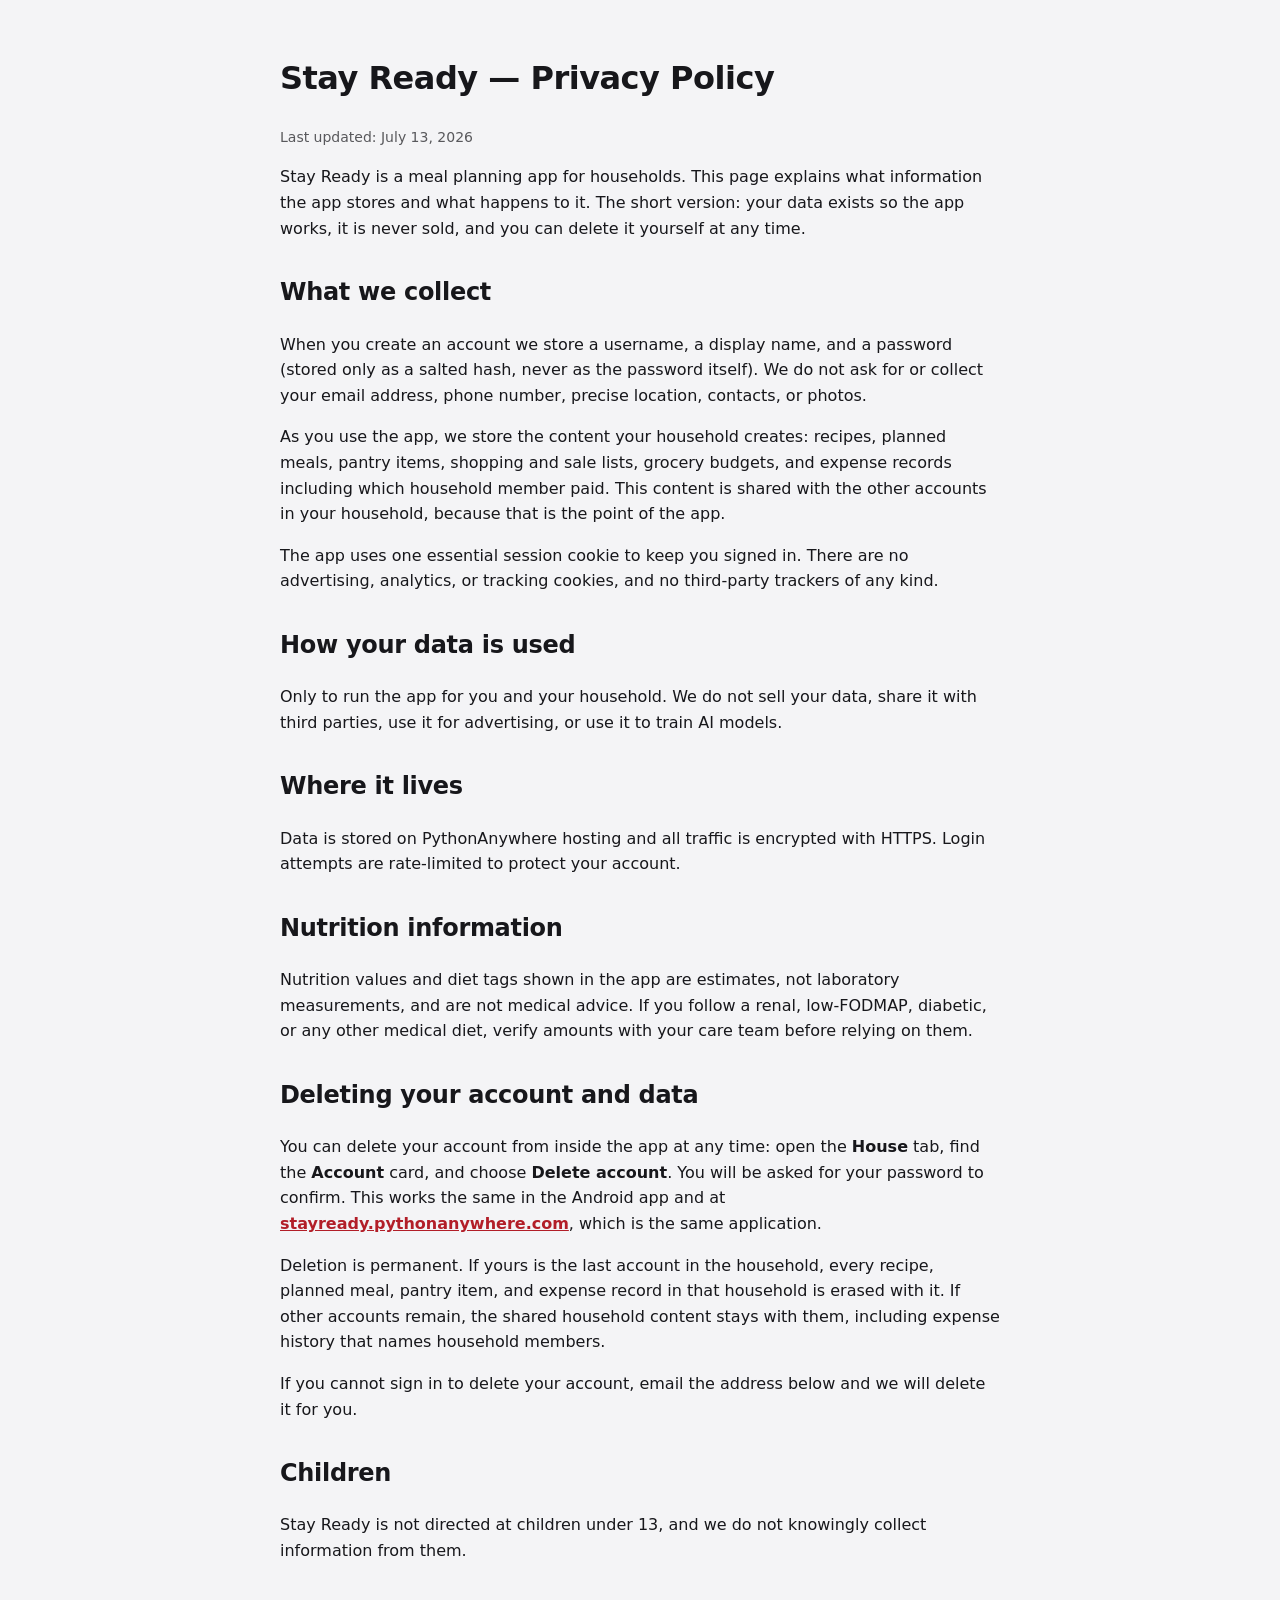
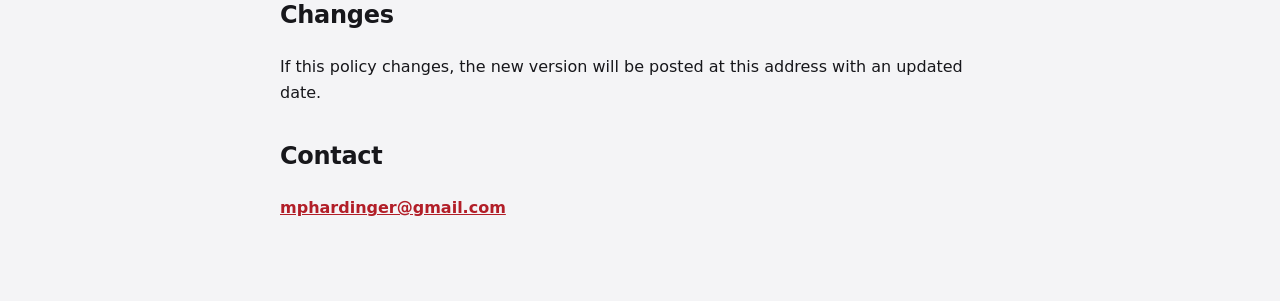
<file: static/privacy.html>
<!DOCTYPE html>
<html lang="en">
<head>
  <meta charset="utf-8">
  <meta name="viewport" content="width=device-width, initial-scale=1">
  <title>Privacy Policy — Stay Ready</title>
  <link rel="icon" href="data:image/svg+xml,<svg xmlns=%22http://www.w3.org/2000/svg%22 viewBox=%220 0 100 100%22><text y=%22.9em%22 font-size=%2290%22>🥕</text></svg>">
  <style>
    :root { color-scheme: light dark; }
    body {
      font-family: "Segoe UI Variable Display", "Segoe UI", system-ui, -apple-system, sans-serif;
      max-width: 720px; margin: 0 auto; padding: 32px 20px 64px;
      line-height: 1.6; color: #17171B; background: #F4F4F6;
    }
    @media (prefers-color-scheme: dark) {
      body { color: #ECECF1; background: #121216; }
      a { color: #E58891; }
    }
    h1 { letter-spacing: -0.5px; }
    h2 { margin-top: 32px; letter-spacing: -0.3px; }
    a { color: #B21E28; font-weight: 600; }
    .updated { opacity: 0.7; font-size: 14px; }
  </style>
</head>
<body>
  <h1>Stay Ready — Privacy Policy</h1>
  <p class="updated">Last updated: July 13, 2026</p>

  <p>Stay Ready is a meal planning app for households.  This page explains what
  information the app stores and what happens to it.  The short version: your data
  exists so the app works, it is never sold, and you can delete it yourself at any
  time.</p>

  <h2>What we collect</h2>
  <p>When you create an account we store a username, a display name, and a password
  (stored only as a salted hash, never as the password itself).  We do not ask for
  or collect your email address, phone number, precise location, contacts, or photos.</p>
  <p>As you use the app, we store the content your household creates: recipes, planned
  meals, pantry items, shopping and sale lists, grocery budgets, and expense records
  including which household member paid.  This content is shared with the other
  accounts in your household, because that is the point of the app.</p>
  <p>The app uses one essential session cookie to keep you signed in.  There are no
  advertising, analytics, or tracking cookies, and no third-party trackers of any kind.</p>

  <h2>How your data is used</h2>
  <p>Only to run the app for you and your household.  We do not sell your data, share
  it with third parties, use it for advertising, or use it to train AI models.</p>

  <h2>Where it lives</h2>
  <p>Data is stored on PythonAnywhere hosting and all traffic is encrypted with HTTPS.
  Login attempts are rate-limited to protect your account.</p>

  <h2>Nutrition information</h2>
  <p>Nutrition values and diet tags shown in the app are estimates, not laboratory
  measurements, and are not medical advice.  If you follow a renal, low-FODMAP,
  diabetic, or any other medical diet, verify amounts with your care team before
  relying on them.</p>

  <h2 id="delete">Deleting your account and data</h2>
  <p>You can delete your account from inside the app at any time: open the
  <strong>House</strong> tab, find the <strong>Account</strong> card, and choose
  <strong>Delete account</strong>.  You will be asked for your password to confirm.
  This works the same in the Android app and at
  <a href="https://stayready.pythonanywhere.com">stayready.pythonanywhere.com</a>,
  which is the same application.</p>
  <p>Deletion is permanent.  If yours is the last account in the household, every
  recipe, planned meal, pantry item, and expense record in that household is erased
  with it.  If other accounts remain, the shared household content stays with them,
  including expense history that names household members.</p>
  <p>If you cannot sign in to delete your account, email the address below and we
  will delete it for you.</p>

  <h2>Children</h2>
  <p>Stay Ready is not directed at children under 13, and we do not knowingly collect
  information from them.</p>

  <h2>Changes</h2>
  <p>If this policy changes, the new version will be posted at this address with an
  updated date.</p>

  <h2>Contact</h2>
  <p><a href="mailto:mphardinger@gmail.com">mphardinger@gmail.com</a></p>
</body>
</html>
</file>
